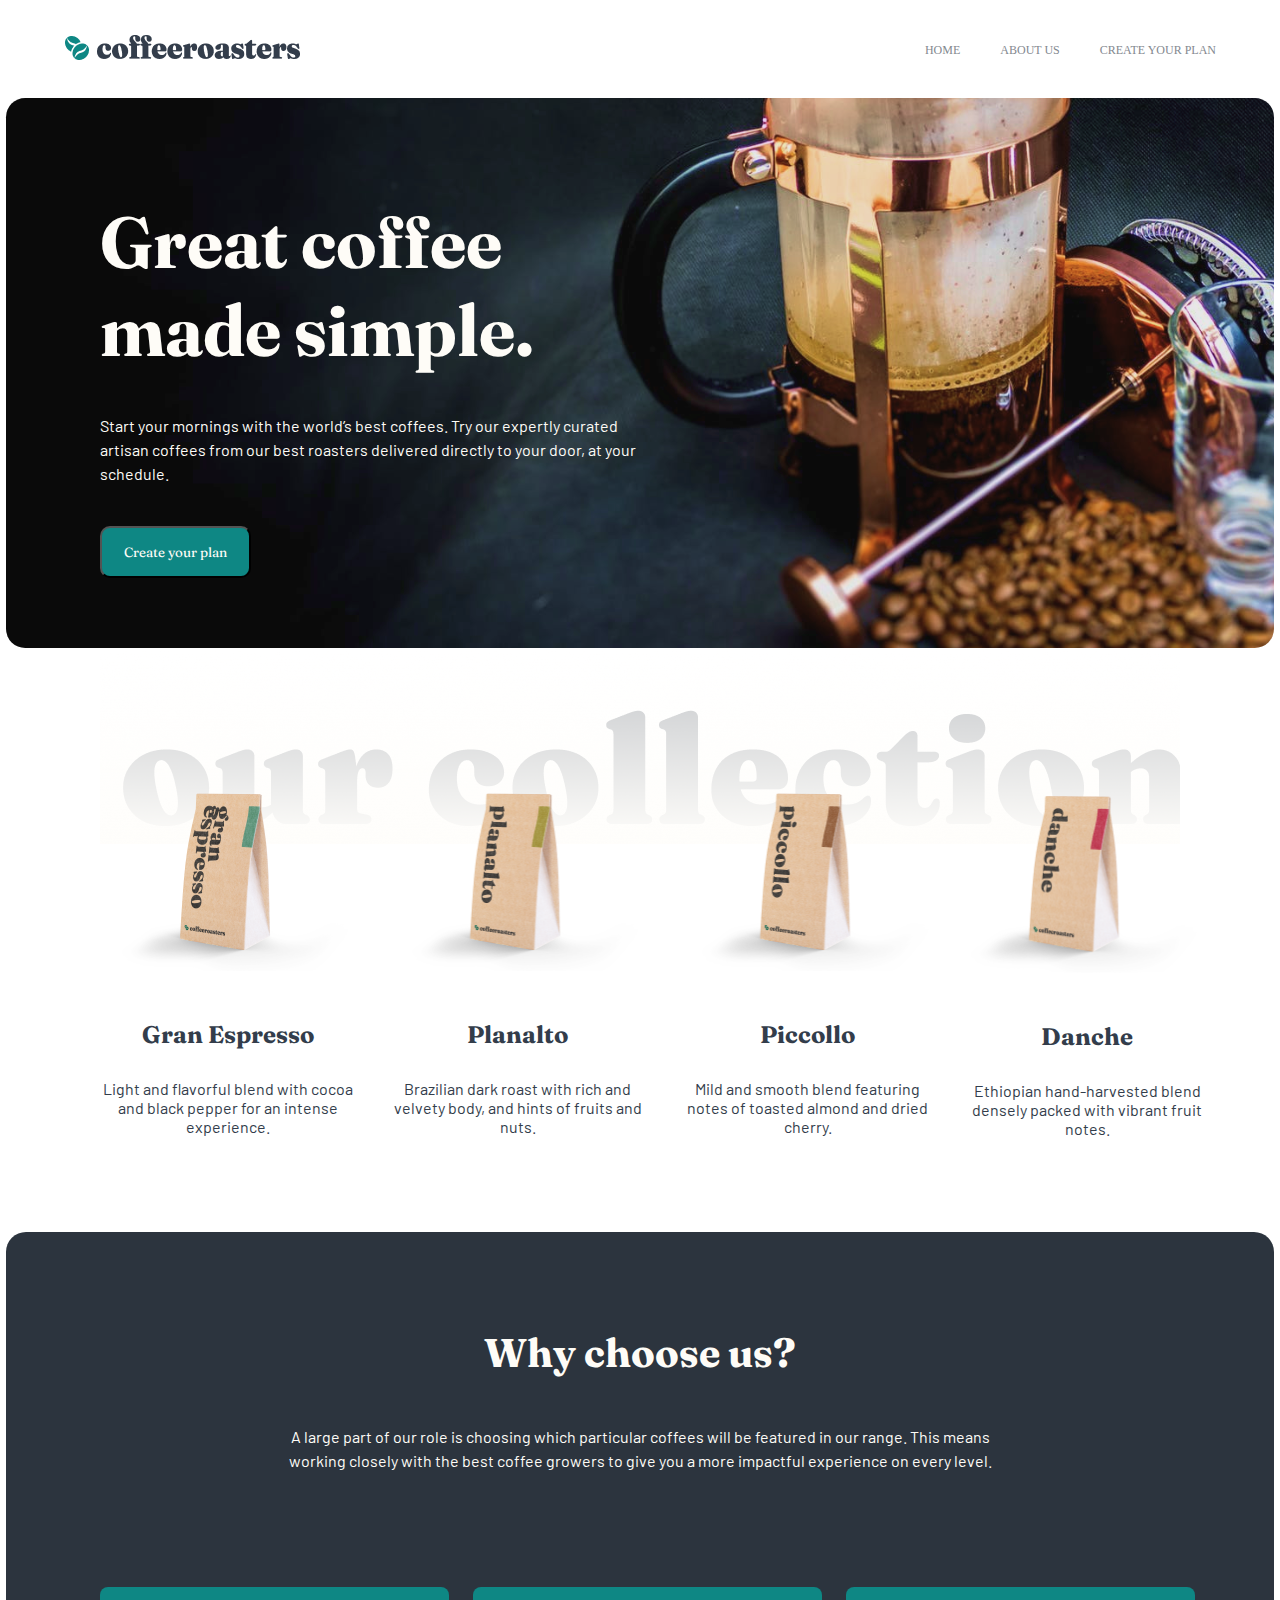
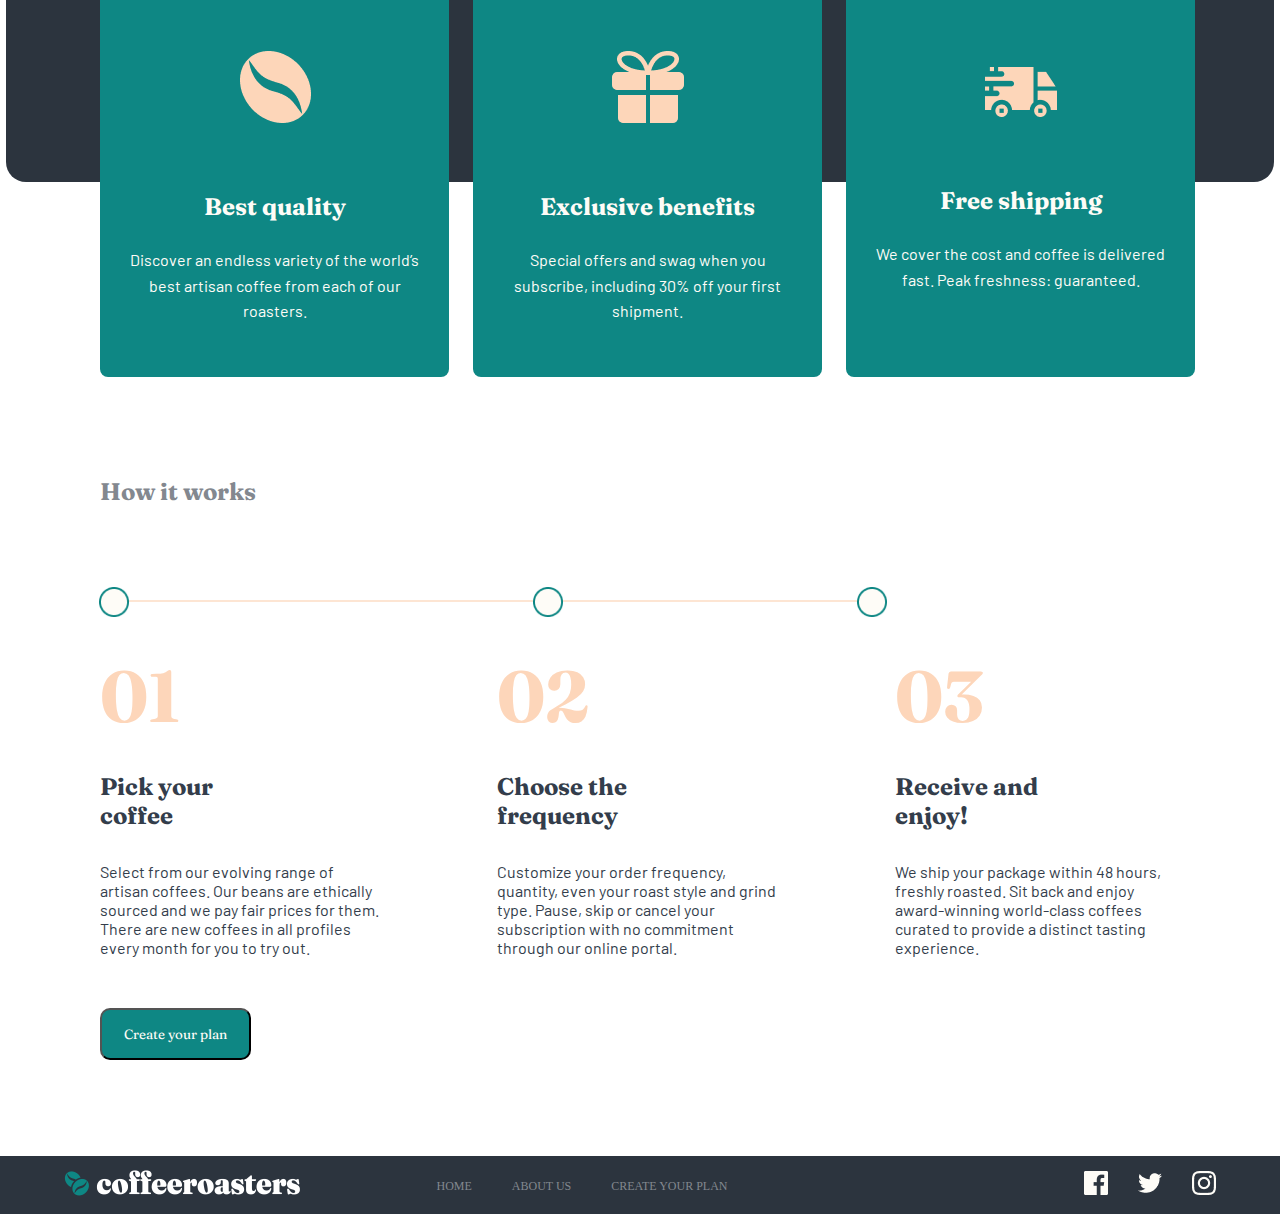
<file: index.html>
<!DOCTYPE html>
<html lang="en">

<head>
  <meta charset="UTF-8">
  <link rel="shortcut icon" href="./images/favicon-32x32.png">
  <meta http-equiv="X-UA-Compatible" content="IE=edge">
  <meta name="viewport" content="width=device-width, initial-scale=1.0">
  <link rel="stylesheet" href="./css/main.css">
  <title>Coffeeroasters</title>
</head>

<body>

  <header>
    <div class="container-1">
      <nav class="nav">
        <div class="nav__logo">
          <img src="./images/header__logo.png" alt="header-logo">
        </div>
        <ul class="nav__navigation__list">
          <li class="item">
            <a href="#">home</a>
          </li>
          <li class="item">
            <a href="about-us.html">about us</a>
          </li>
          <li class="item">
            <a href="create-your-plan.html">create your plan</a>
          </li>
        </ul>
      </nav>
    </div>
  </header>

  <!-- End of header -->
  <main>
    <section class="home--hero">
      <div class="container-2">
        <div class="home--hero--block">
          <h1 class="home--hero__heading">Great coffee made simple.</h1>
          <p class="home--hero__desc">Start your mornings with the world’s best coffees. Try our expertly curated
            artisan coffees from our best roasters delivered directly to your door, at your schedule.</p>
          <button class="all__btn">Create your plan</button>
        </div>
      </div>
    </section>

    <!-- End of home--hero section -->

    <section class="collections">
      <div class="container-2">
        <ul class="collection__list">
          <li class="collection__list__item">
            <img src="./images/item1-1.png" alt="">
            <h4 class="collection__list__item__heading">Gran Espresso</h4>
            <p class="collection__list__item__desc">Light and flavorful blend with cocoa and black pepper for an intense
              experience.</p>
          </li>
          <li class="collection__list__item">
            <img src="./images/item1-2.png" alt="">
            <h4 class="collection__list__item__heading">Planalto</h4>
            <p class="collection__list__item__desc">Brazilian dark roast with rich and velvety body, and hints of fruits
              and nuts.</p>
          </li>
          <li class="collection__list__item">
            <img src="./images/item1-3.png" alt="">
            <h4 class="collection__list__item__heading">Piccollo</h4>
            <p class="collection__list__item__desc">Mild and smooth blend featuring notes of toasted almond and dried
              cherry.</p>
          </li>
          <li class="collection__list__item">
            <img src="./images/item1-4.png" alt="">
            <h4 class="collection__list__item__heading">Danche</h4>
            <p class="collection__list__item__desc">Ethiopian hand-harvested blend densely packed with vibrant fruit
              notes.</p>
          </li>
        </ul>
      </div>
    </section>

    <!-- End of collection section -->

    <section class="choose">
      <div class="choose__content">
        <h2 class="choose__content__heading">Why choose us?</h2>
        <p class="choose__content__desc">A large part of our role is choosing which particular coffees will be featured
          in our range. This means working closely with the best coffee growers to give you a more impactful experience
          on every level.</p>
      </div>
      <div class="container-2">
        <div class="choose__list">
          <div class="choose__list__item">
            <div class="choose__list__item__img">
              <img src="./images/item2-1.png" alt="">
            </div>
            <h3 class="choose__list__item__heading">Best quality</h3>
            <p class="choose__list__item__desc">Discover an endless variety of the world’s best artisan coffee from each
              of our roasters.</p>
          </div>
          <div class="choose__list__item">
            <div class="choose__list__item__img">
              <img src="./images/item2-2.png" alt="">
            </div>
            <h3 class="choose__list__item__heading">Exclusive benefits</h3>
            <p class="choose__list__item__desc">Special offers and swag when you subscribe, including 30% off your first
              shipment.</p>
          </div>
          <div class="choose__list__item">
            <div class="choose__list__item__img">
              <img src="./images/item2-3.png" alt="">
            </div>
            <h3 class="choose__list__item__heading">Free shipping</h3>
            <p class="choose__list__item__desc">We cover the cost and coffee is delivered fast. Peak freshness:
              guaranteed.</p>
          </div>
        </div>
      </div>
    </section>

    <!-- End of choose section -->

    <section class="category">
      <div class="container-2">
        <h3 class="category--title__header">How it works</h3>
        <div class="category__line">
          <img class="category__line__img" src="./images/line.png" alt="">
          <img class="category__line__ring1" src="./images/ring.png" alt="">
          <img class="category__line__ring2" src="./images/ring.png" alt="">
          <img class="category__line__ring3" src="./images/ring.png" alt="">
        </div>
        <div class="category--content">
          <div class="category--content__item">
            <h1 class="category--content__item__h">01</h1>
            <h3 class="category--content__item__heading">Pick your coffee</h3>
            <p class="category--content__item__desc">Select from our evolving range of artisan coffees. Our beans are
              ethically sourced and we pay fair prices for them. There are new coffees in all profiles every month for
              you to try out.</p>
            <button class="all__btn">Create your plan</button>
          </div>
          <div class="category--content__item">
            <h1 class="category--content__item__h">02</h1>
            <h3 class="category--content__item__heading">Choose the frequency</h3>
            <p class="category--content__item__desc">Customize your order frequency, quantity, even your roast style and
              grind type. Pause, skip or cancel your subscription with no commitment through our online portal.</p>
          </div>
          <div class="category--content__item">
            <h1 class="category--content__item__h">03</h1>
            <h3 class="category--content__item__heading">Receive and enjoy!</h3>
            <p class="category--content__item__desc">We ship your package within 48 hours, freshly roasted. Sit back and
              enjoy award-winning world-class coffees curated to provide a distinct tasting experience.</p>
          </div>
        </div>
      </div>
    </section>
  </main>

  <!-- End of main -->

  <footer>
    <div class="container-1">
      <nav class="footer__nav">
        <div class="footer__nav__logo">
          <img src="./images/footer-logo.png" alt="">
        </div>
        <ul class="footer__nav__navigation__list">
          <li class="footer__nav__navigation__list__item">
            <a href="#">home</a>
          </li>
          <li class="footer__nav__navigation__list__item">
            <a href="about-us.html">about us</a>
          </li>
          <li class="footer__nav__navigation__list__item">
            <a href="create-your-plan.html">create your plan</a>
          </li>
        </ul>
        <ul class="footer__nav__navigation__icons__list">
          <li class="footer__nav__navigation__icons__list__item">
            <a href="#">
              <img src="./images/facebook-icon.png" alt="">
            </a>
          </li>
          <li class="footer__nav__navigation__icons__list__item">
            <a href="#">
              <img src="./images/twitter-icon.png" alt="">
            </a>
          </li>
          <li class="footer__nav__navigation__icons__list__item">
            <a href="#">
              <img src="./images/instagram-icon.png" alt="">
            </a>
          </li>
        </ul>
      </nav>
    </div>
  </footer>

</body>

</html>
</file>
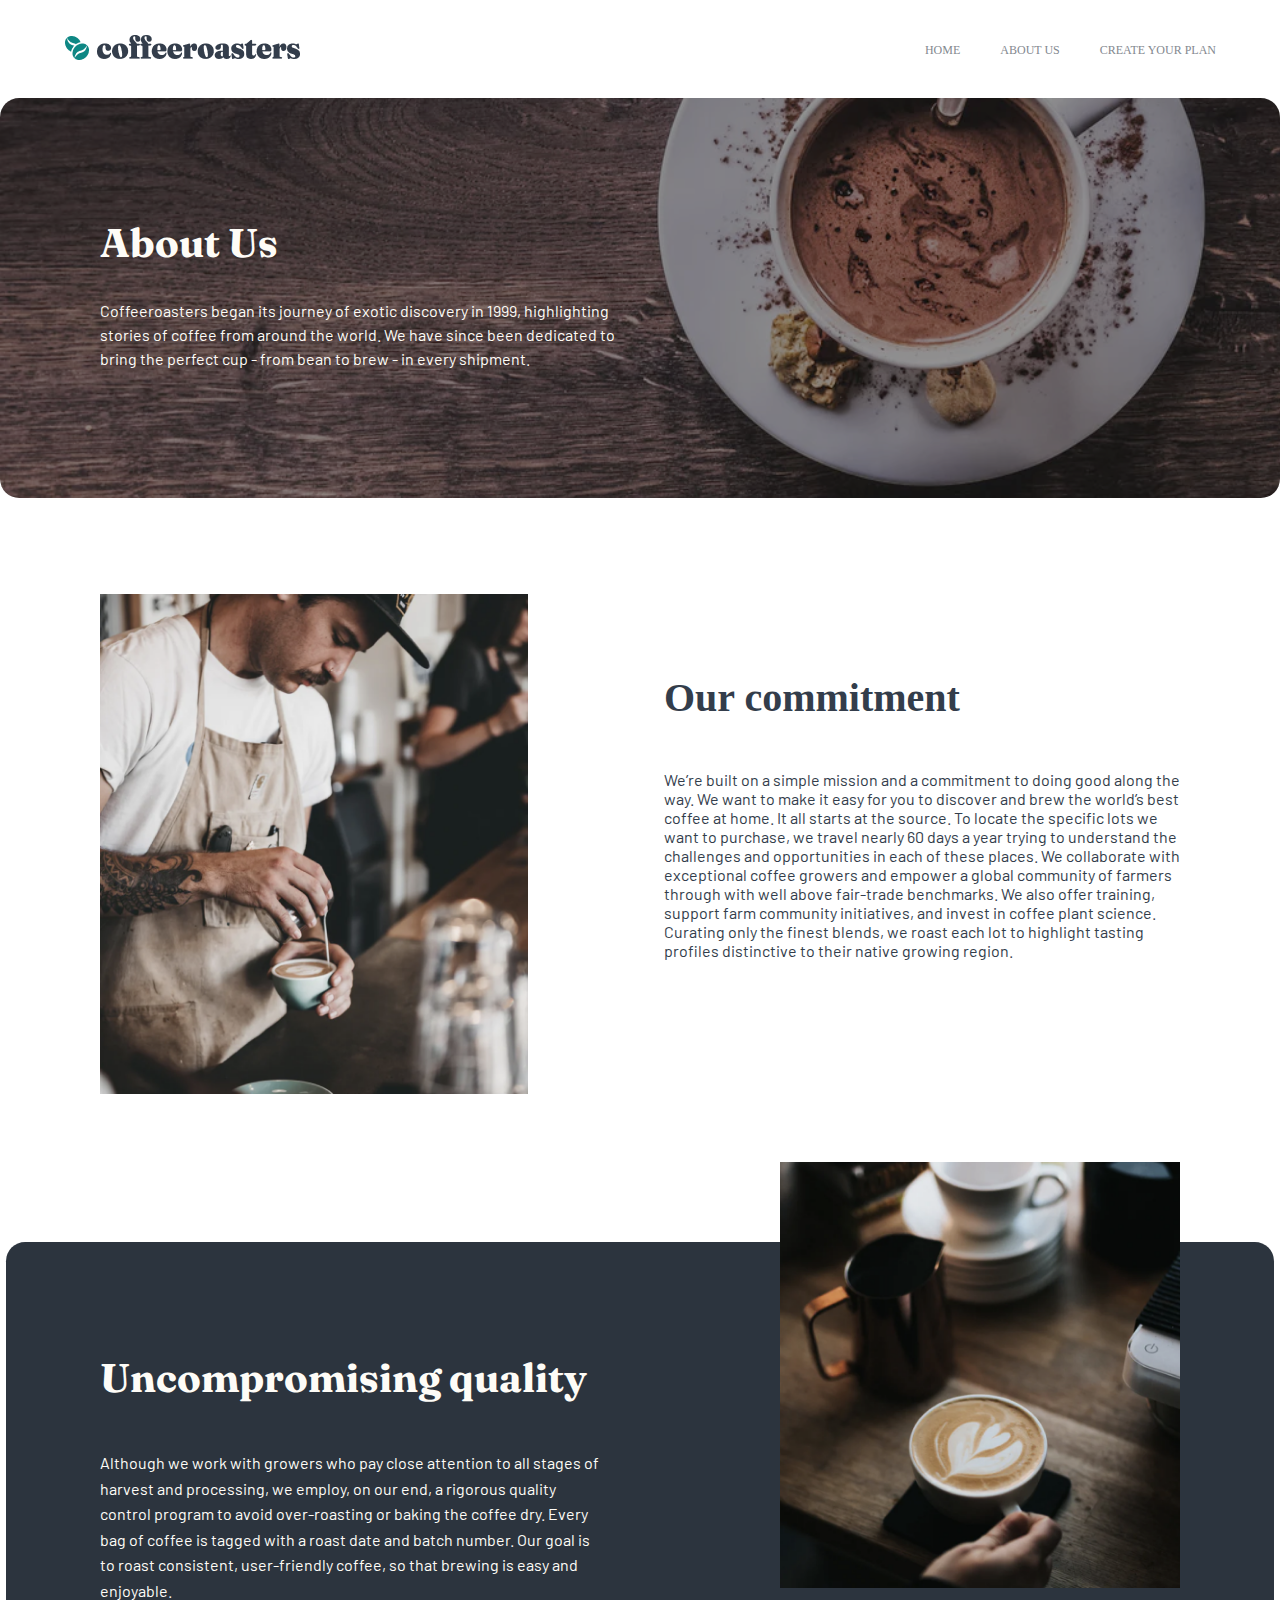
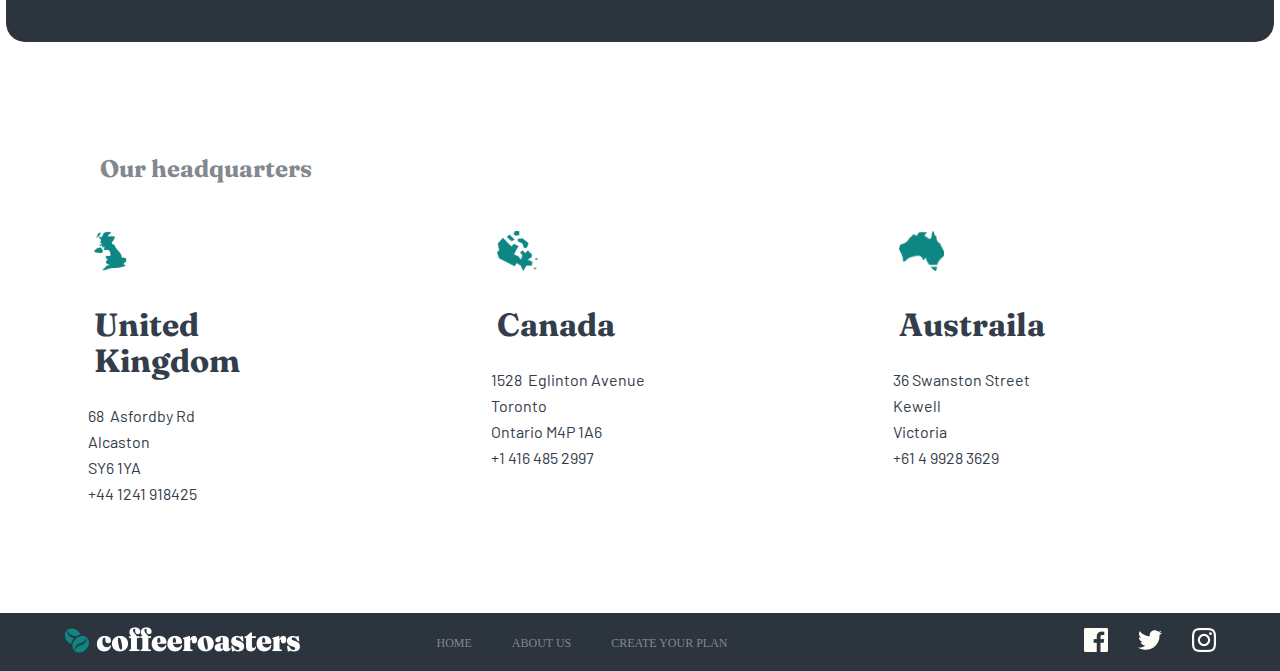
<file: about-us.html>
<!DOCTYPE html>
<html lang="en">

<head>
    <meta charset="UTF-8">
    <link rel="shortcut icon" href="./images/favicon-32x32.png">
    <meta http-equiv="X-UA-Compatible" content="IE=edge">
    <meta name="viewport" content="width=device-width, initial-scale=1.0">
    <link rel="stylesheet" href="./css/main.css">
    <title>Coffeeroasters</title>
</head>

<body>

    <header>
        <div class="container-1">
            <nav class="nav">
                <div class="nav__logo">
                    <img src="./images/header__logo.png" alt="header--logo">
                </div>
                <ul class="nav__navigation__list">
                    <li class="item">
                        <a href="index.html">home</a>
                    </li>
                    <li class="item">
                        <a href="#">about us</a>
                    </li>
                    <li class="item">
                        <a href="create-your-plan.html">create your plan</a>
                    </li>
                </ul>
            </nav>
        </div>
    </header>

    <!-- End of header -->

    <main>
        <section class="about-us--hero">
            <div class="container-2">
                <div class="about-us--hero__block">
                    <h2 class="about-us--hero__block__heading">About Us</h2>
                    <p class="about-us--hero__block__desc">Coffeeroasters began its journey of exotic discovery in 1999,
                        highlighting stories of coffee from around the world. We have since been dedicated to bring the
                        perfect cup - from bean to brew - in every shipment.</p>
                </div>
            </div>
        </section>

        <!-- End of about-us--hero section -->

        <section class="commitment">
            <div class="container-2">
                <div class="commitment__container">
                    <div class="commitment__container__content">
                        <div class="commitment__container__content__img">
                            <img src="./images/ab-us-our-com-img.png" alt="">
                        </div>
                        <div class="commitment__container__content__comment">
                            <h3 class="commitment__container__content__comment__header">Our commitment</h3>
                            <p class="commitment__container__content__comment__desc">We’re built on a simple mission and
                                a commitment to doing good along the way. We want to make it easy for you to discover
                                and brew the world’s best coffee at home. It all starts at the source. To locate the
                                specific lots we want to purchase, we travel nearly 60 days a year trying to understand
                                the challenges and opportunities in each of these places. We collaborate with
                                exceptional coffee growers and empower a global community of farmers through with well
                                above fair-trade benchmarks. We also offer training, support farm community initiatives,
                                and invest in coffee plant science. Curating only the finest blends, we roast each lot
                                to highlight tasting profiles distinctive to their native growing region.</p>
                        </div>
                    </div>
                </div>
            </div>
        </section>

        <!-- End of commitment section -->

        <section class="headquaters">
            <div class="container-2">
                <div class="headquaters__content">
                    <div class="headquaters__content__title">
                        <h3 class="headquaters__content__title__header">Uncompromising quality</h3>
                        <p class="headquaters__content__title__desc">Although we work with growers who pay close
                            attention to all stages of harvest and processing, we employ, on our end, a rigorous quality
                            control program to avoid over-roasting or baking the coffee dry. Every bag of coffee is
                            tagged with a roast date and batch number. Our goal is to roast consistent, user-friendly
                            coffee, so that brewing is easy and enjoyable.</p>
                    </div>
                    <div class="headquaters__content__img">
                        <img src="./images/about-main-img.png" alt="">
                    </div>
                </div>
            </div>
        </section>

        <!-- End of headquaters section -->

        <section class="addreses">
            <div class="container-2">
                <h3 class="addreses--title">Our headquarters</h3>
                <div class="adreses__content">
                    <div class="adreses__content__item">
                        <div class="adreses__content__item__logo">
                            <img src="./images/uk-map.png" alt="">
                        </div>
                        <h3 class="adreses__content__item__header">United Kingdom</h3>
                        <pre class="adreses__content__item__adres">
                            68  Asfordby Rd
                            Alcaston
                            SY6 1YA
                            +44 1241 918425
                        </pre>
                    </div>
                    <div class="adreses__content__item">
                        <div class="adreses__content__item__logo">
                            <img src="./images/canada-map.png" alt="">
                        </div>
                        <h3 class="adreses__content__item__header">Canada</h3>
                        <pre class="adreses__content__item__adres">
                            1528  Eglinton Avenue
                            Toronto
                            Ontario M4P 1A6
                            +1 416 485 2997
                        </pre>
                    </div>
                    <div class="adreses__content__item">
                        <div class="adreses__content__item__logo">
                            <img src="./images/austraila-map.png" alt="">
                        </div>
                        <h3 class="adreses__content__item__header">Austraila</h3>
                        <pre class="adreses__content__item__adres">
                            36 Swanston Street
                            Kewell
                            Victoria
                            +61 4 9928 3629
                        </pre>
                    </div>
                </div>
            </div>
        </section>

    </main>

    <footer>
        <div class="container-1">
            <nav class="footer__nav">
                <div class="footer__nav__logo">
                    <img src="./images/footer-logo.png" alt="">
                </div>
                <ul class="footer__nav__navigation__list">
                    <li class="footer__nav__navigation__list__item">
                        <a href="index.html">home</a>
                    </li>
                    <li class="footer__nav__navigation__list__item">
                        <a href="#">about us</a>
                    </li>
                    <li class="footer__nav__navigation__list__item">
                        <a href="create-your-plan.html">create your plan</a>
                    </li>
                </ul>
                <ul class="footer__nav__navigation__icons__list">
                    <li class="footer__nav__navigation__icons__list__item">
                        <a href="#">
                            <img src="./images/facebook-icon.png" alt="">
                        </a>
                    </li>
                    <li class="footer__nav__navigation__icons__list__item">
                        <a href="#">
                            <img src="./images/twitter-icon.png" alt="">
                        </a>
                    </li>
                    <li class="footer__nav__navigation__icons__list__item">
                        <a href="#">
                            <img src="./images/instagram-icon.png" alt="">
                        </a>
                    </li>
                </ul>
            </nav>
        </div>
    </footer>

</body>

</html>
</file>
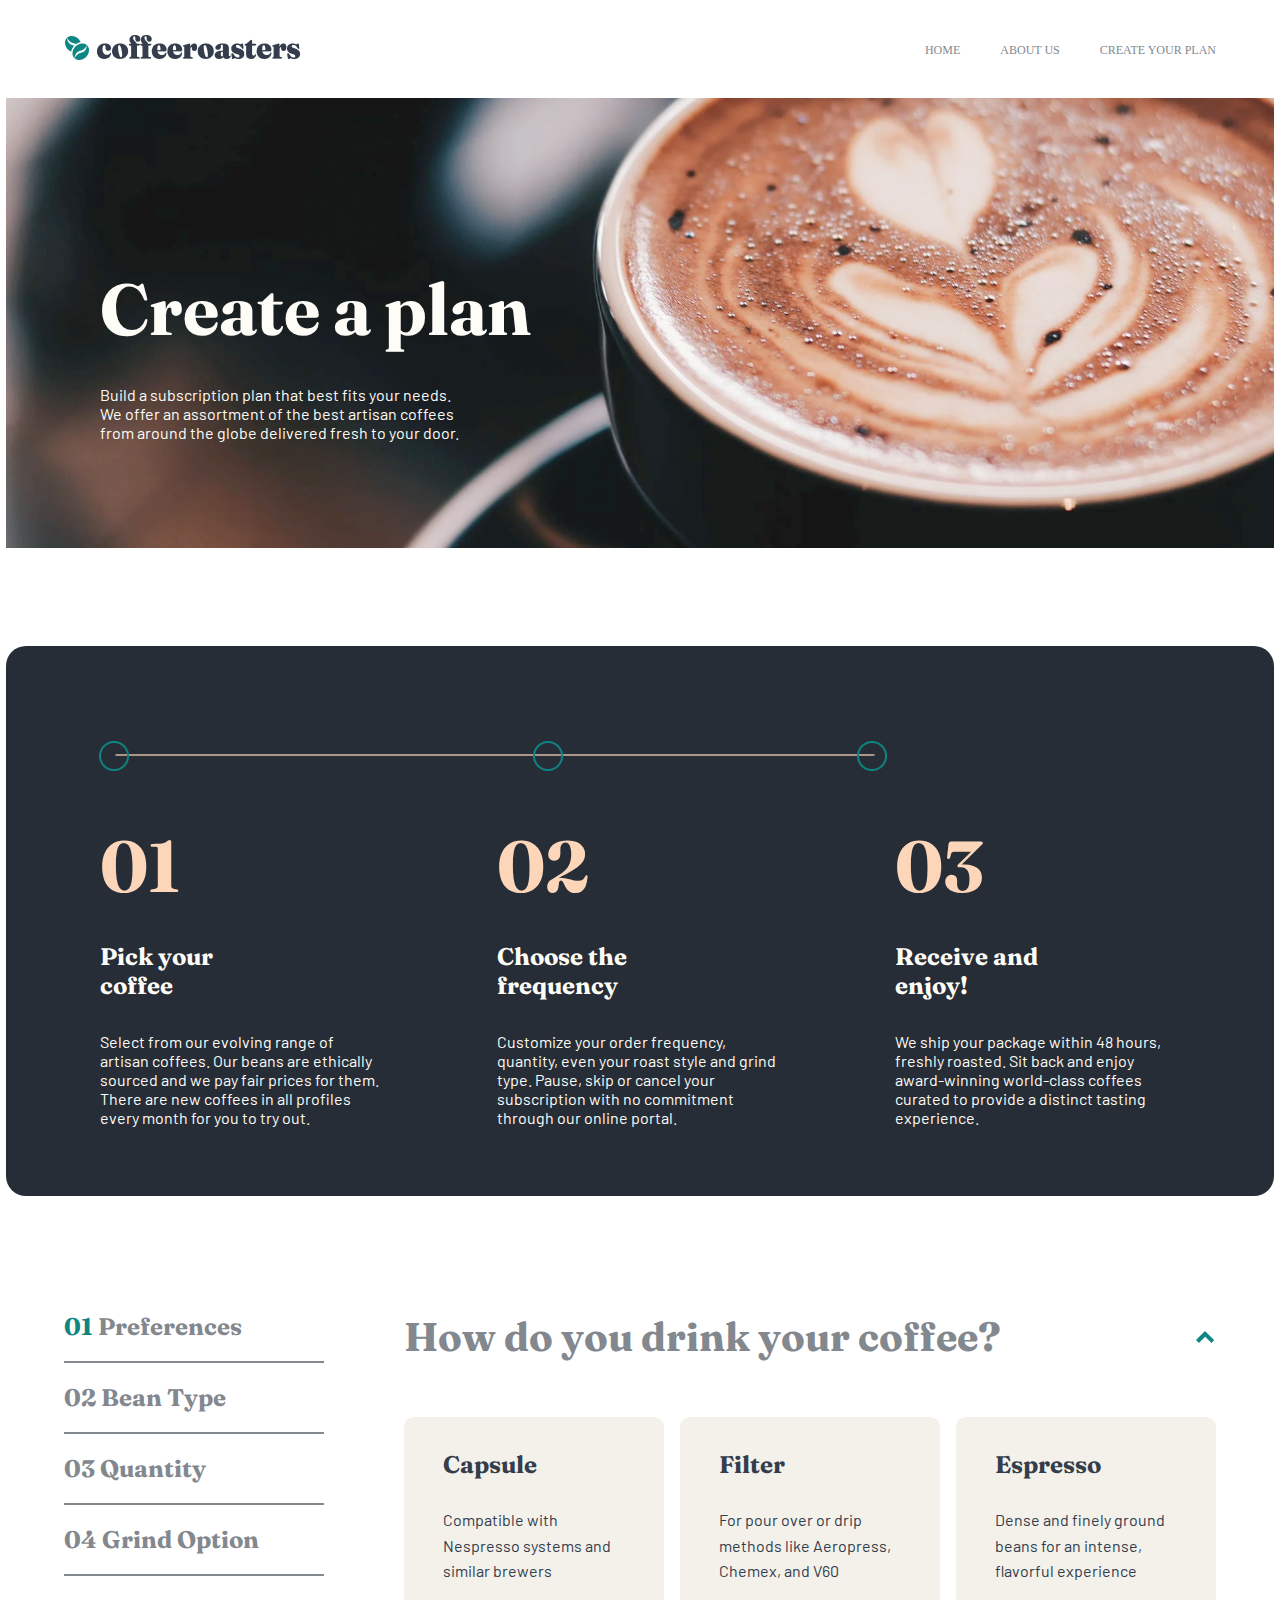
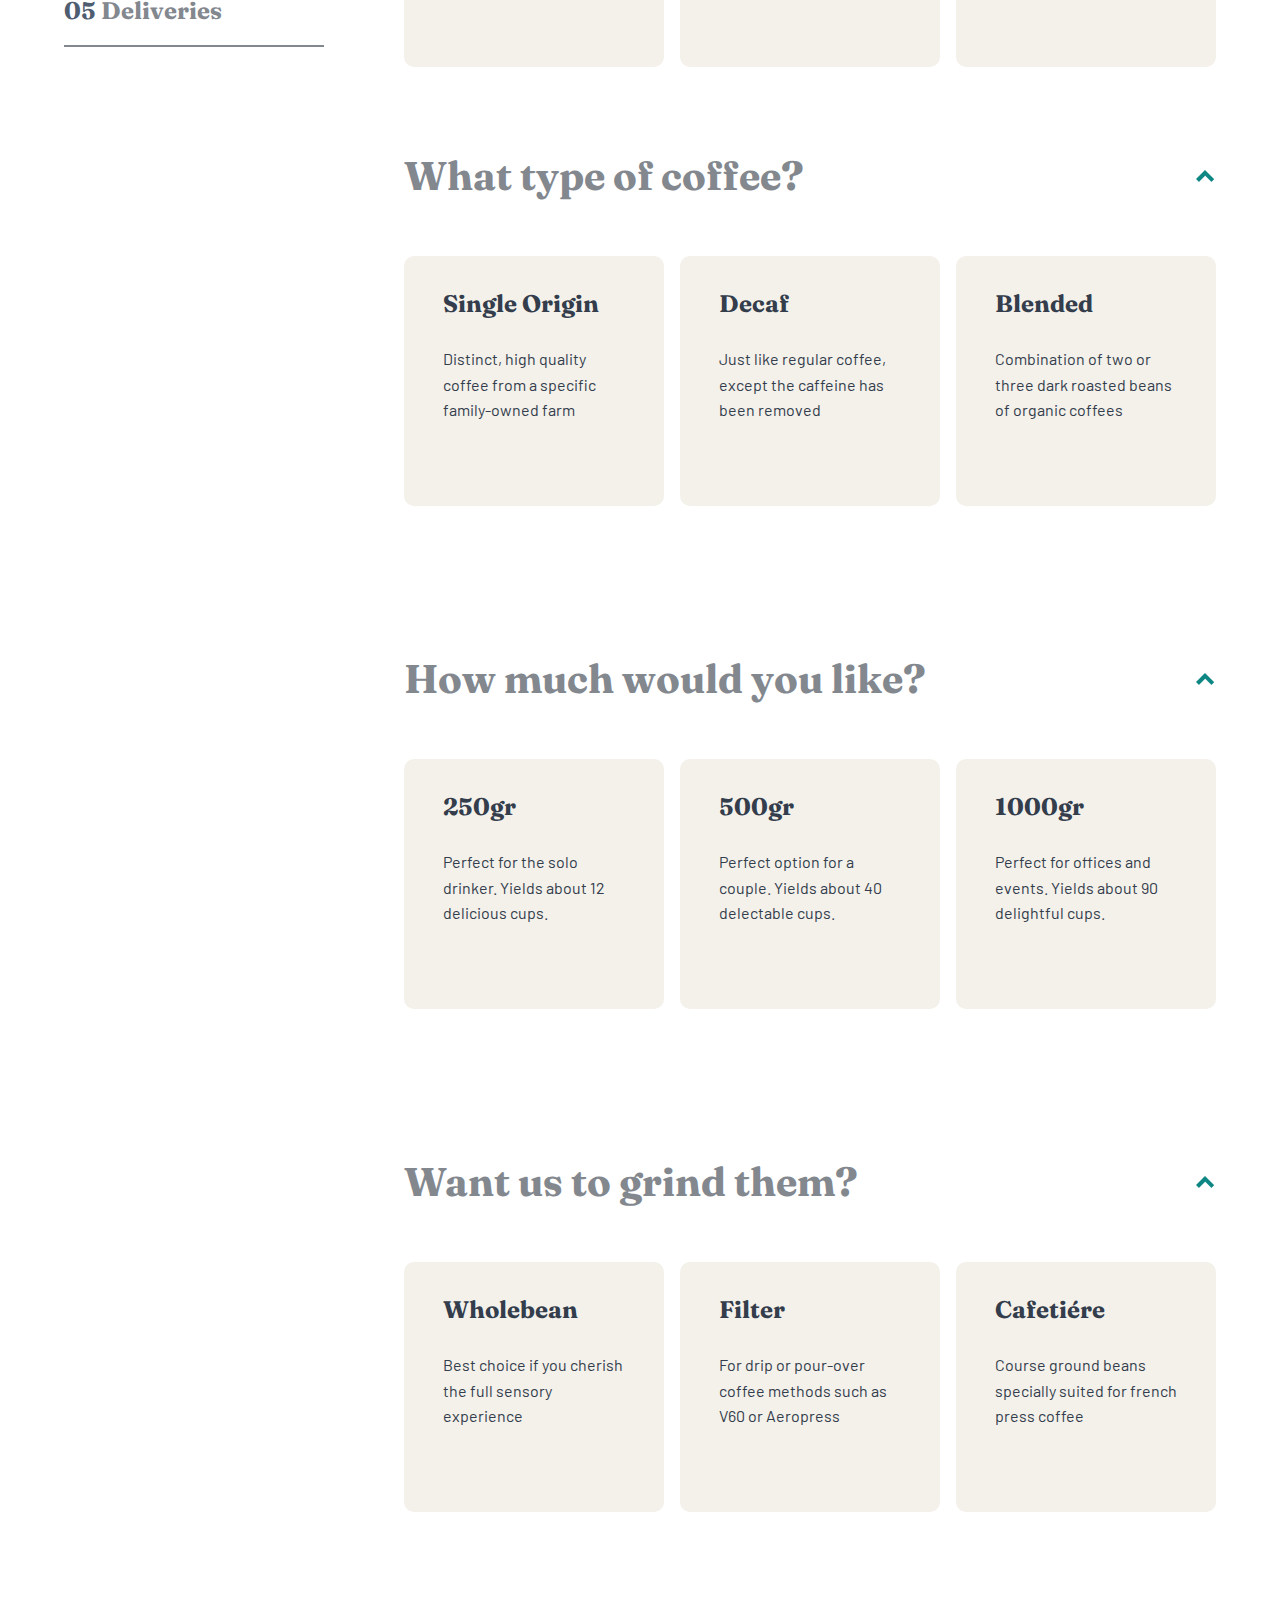
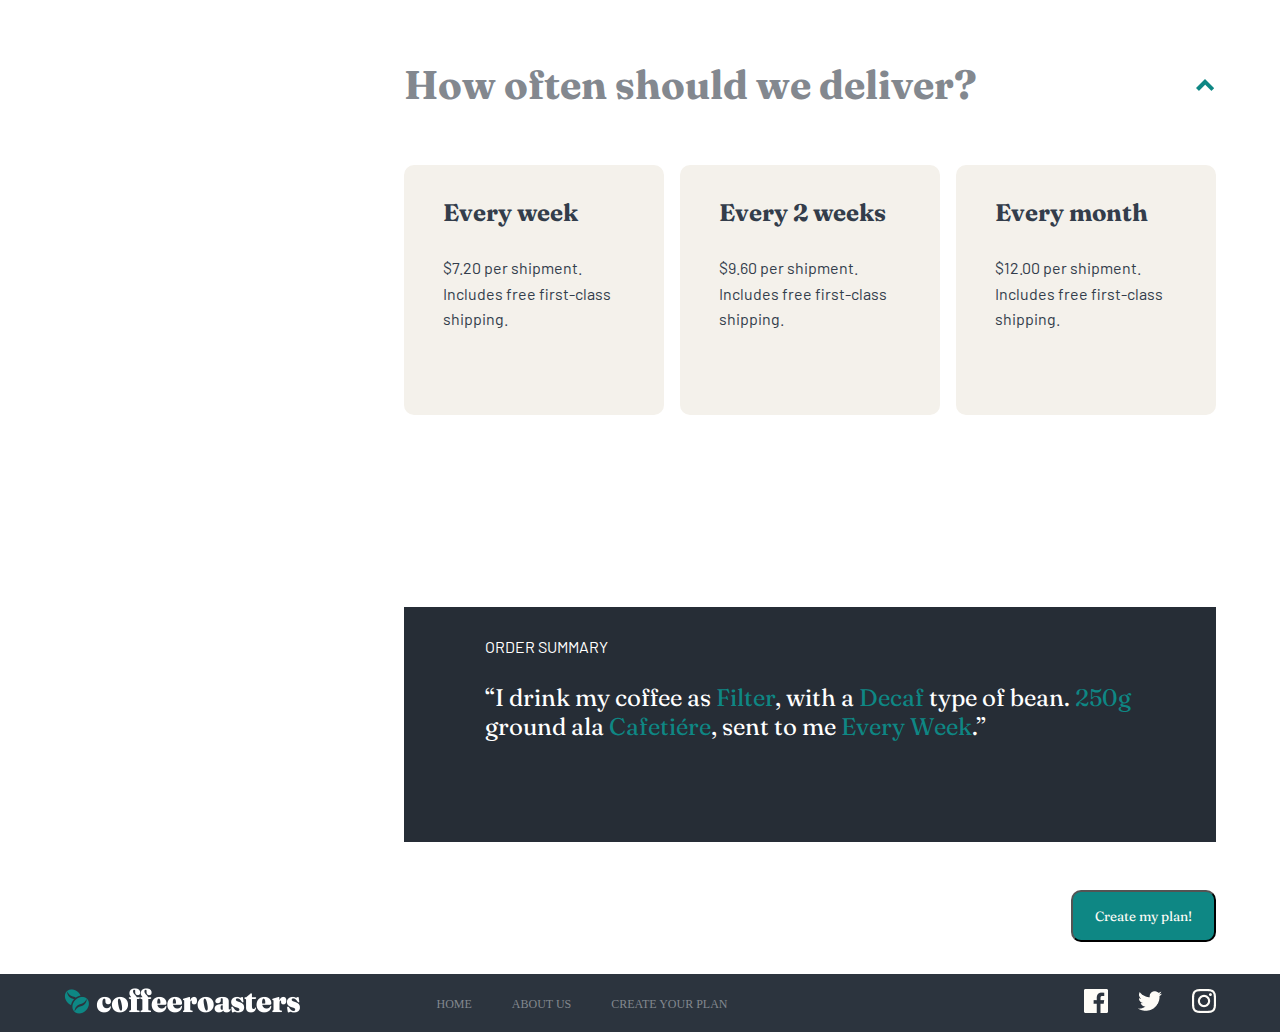
<file: create-your-plan.html>
<!DOCTYPE html>
<html lang="en">

<head>
    <meta charset="UTF-8">
    <link rel="shortcut icon" href="./images/favicon-32x32.png">
    <meta http-equiv="X-UA-Compatible" content="IE=edge">
    <meta name="viewport" content="width=device-width, initial-scale=1.0">
    <link rel="stylesheet" href="./css/main.css">
    <title>Coffeeroasters</title>
</head>

<body>

    <header>
        <div class="container-1">
            <nav class="nav">
                <div class="nav__logo">
                    <img src="./images/header__logo.png" alt="">
                </div>
                <ul class="nav__navigation__list">
                    <li class="item">
                        <a href="index.html">home</a>
                    </li>
                    <li class="item">
                        <a href="about-us.html">about us</a>
                    </li>
                    <li class="item">
                        <a href="#">create your plan</a>
                    </li>
                </ul>
            </nav>
        </div>
    </header>

    <!-- End of header -->

    <main>
        <section class="create--hero">
            <div class="container-2">
                <div class="create--hero__block">
                    <h2 class="create--hero__block__heading">Create a plan</h2>
                    <p class="create--hero__block__desc">Build a subscription plan that best fits your needs. We offer
                        an assortment of the best artisan coffees from around the globe delivered fresh to your door.
                    </p>
                </div>
            </div>
        </section>

        <!-- End of create--hero section -->

        <section class="category create--category">
            <div class="container-2">
                <div class="category__line">
                    <img class="category__line__img" src="./images/line.png" alt="">
                    <img class="category__line__ring1" src="./images/Oval.png" alt="">
                    <img class="category__line__ring2" src="./images/Oval.png" alt="">
                    <img class="category__line__ring3" src="./images/Oval.png" alt="">
                </div>
                <div class="category--content">
                    <div class="category--content__item">
                        <h1 class="category--content__item__h">01</h1>
                        <h3 class="category--content__item__heading create--category--content__item__heading">Pick your
                            coffee</h3>
                        <p class="category--content__item__desc create--category--content__item__desc">Select from our
                            evolving range of artisan coffees. Our beans are
                            ethically sourced and we pay fair prices for them. There are new coffees in all profiles
                            every month for
                            you to try out.</p>
                    </div>
                    <div class="category--content__item">
                        <h1 class="category--content__item__h">02</h1>
                        <h3 class="category--content__item__heading create--category--content__item__heading">Choose the
                            frequency</h3>
                        <p class="category--content__item__desc create--category--content__item__desc">Customize your
                            order frequency, quantity, even your roast style and
                            grind type. Pause, skip or cancel your subscription with no commitment through our online
                            portal.</p>
                    </div>
                    <div class="category--content__item">
                        <h1 class="category--content__item__h">03</h1>
                        <h3 class="category--content__item__heading create--category--content__item__heading">Receive
                            and enjoy!</h3>
                        <p class="category--content__item__desc create--category--content__item__desc">We ship your
                            package within 48 hours, freshly roasted. Sit back and
                            enjoy award-winning world-class coffees curated to provide a distinct tasting experience.
                        </p>
                    </div>
                </div>
            </div>
        </section>

        <!-- End of create--category section -->

        <section class="tablo">
            <div class="container-1">
                <div class="tablo--content">
                    <div class="tablo__left">
                        <div class="tablo__left__create--menu">
                            <a href="#item-1">
                                <h2><span class="color-n-1">01</span> Preferences</h2>
                            </a>
                            <a href="#item-2">
                                <h2>02 Bean Type</h2>
                            </a>
                            <a href="#item-3">
                                <h2>03 Quantity</h2>
                            </a>
                            <a href="#item-4">
                                <h2>04 Grind Option</h2>
                            </a>
                            <a href="#item-5">
                                <h2><span class="color-n-5">05</span> Deliveries</h2>
                            </a>
                        </div>
                    </div>
                    <div class="tablo--content__right">
                        <div class="tablo__right" id="item-1">
                            <div class="title-1">
                                <h1>How do you drink your coffee?</h1>
                                <div class="tablo-icon">
                                    <img src="./images/create-title-icon.png" alt="">
                                </div>
                            </div>
                            <div class="category i-1">
                                <label class="label-1">
                                    <input type="radio" name="items-1">
                                    <div class="item-c">
                                        <div class="container-2">
                                            <h3>Capsule</h3>
                                            <p>Compatible with Nespresso systems and similar brewers</p>
                                        </div>
                                    </div>
                                </label>
                                <label class="label-1">
                                    <input type="radio" name="items-1">
                                    <div class="item-c">
                                        <div class="container-2">
                                            <h3>Filter</h3>
                                            <p>For pour over or drip methods like Aeropress, Chemex, and V60</p>
                                        </div>
                                    </div>
                                </label>
                                <label class="label-1">
                                    <input type="radio" name="items-1">
                                    <div class="item-c">
                                        <div class="container-2">
                                            <h3>Espresso</h3>
                                            <p>Dense and finely ground beans for an intense, flavorful experience</p>
                                        </div>
                                    </div>
                                </label>
                            </div>
                        </div>
                        <div class="tablo__right" id="item-2">
                            <div class="title-2">
                                <h1>What type of coffee?</h1>
                                <div class="tablo-icon">
                                    <img src="./images/create-title-icon.png" alt="">
                                </div>
                            </div>
                            <div class="category i-2">
                                <label>
                                    <input type="radio" name="items-2">
                                    <div class="item-c">
                                        <div class="container-2">
                                            <h3>Single Origin</h3>
                                            <p>Distinct, high quality coffee from a specific family-owned farm</p>
                                        </div>
                                    </div>
                                </label>
                                <label>
                                    <input type="radio" name="items-2">
                                    <div class="item-c">
                                        <div class="container-2">
                                            <h3>Decaf</h3>
                                            <p>Just like regular coffee, except the caffeine has been removed</p>
                                        </div>
                                    </div>
                                </label>
                                <label>
                                    <input type="radio" name="items-2">
                                    <div class="item-c">
                                        <div class="container-2">
                                            <h3>Blended</h3>
                                            <p>Combination of two or three dark roasted beans of organic coffees</p>
                                        </div>
                                    </div>
                                </label>
                            </div>
                        </div>
                        <div class="tablo__right" id="item-3">
                            <div class="title-3">
                                <h1>How much would you like?</h1>
                                <div class="tablo-icon">
                                    <img src="./images/create-title-icon.png" alt="">
                                </div>
                            </div>
                            <div class="category i-3">
                                <label>
                                    <input type="radio" name="items-3">
                                    <div class="item-c">
                                        <div class="container-2">
                                            <h3>250gr</h3>
                                            <p>Perfect for the solo drinker. Yields about 12 delicious cups.</p>
                                        </div>
                                    </div>
                                </label>
                                <label>
                                    <input type="radio" name="items-3">
                                    <div class="item-c">
                                        <div class="container-2">
                                            <h3>500gr</h3>
                                            <p>Perfect option for a couple. Yields about 40 delectable cups.</p>
                                        </div>
                                    </div>
                                </label>
                                <label>
                                    <input type="radio" name="items-3">
                                    <div class="item-c">
                                        <div class="container-2">
                                            <h3>1000gr</h3>
                                            <p>Perfect for offices and events. Yields about 90 delightful cups.</p>
                                        </div>
                                    </div>
                                </label>
                            </div>
                        </div>
                        <div class="tablo__right" id="item-4">
                            <div class="title-4">
                                <h1>Want us to grind them?</h1>
                                <div class="tablo-icon">
                                    <img src="./images/create-title-icon.png" alt="">
                                </div>
                            </div>
                            <div class="category i-4">
                                <label>
                                    <input type="radio" name="items-4">
                                    <div class="item-c">
                                        <div class="container-2">
                                            <h3>Wholebean</h3>
                                            <p>Best choice if you cherish the full sensory experience</p>
                                        </div>
                                    </div>
                                </label>
                                <label>
                                    <input type="radio" name="items-4">
                                    <div class="item-c">
                                        <div class="container-2">
                                            <h3>Filter</h3>
                                            <p>For drip or pour-over coffee methods such as V60 or Aeropress</p>
                                        </div>
                                    </div>
                                </label>
                                <label>
                                    <input type="radio" name="items-4">
                                    <div class="item-c">
                                        <div class="container-2">
                                            <h3>Cafetiére</h3>
                                            <p>Course ground beans specially suited for french press coffee</p>
                                        </div>
                                    </div>
                                </label>
                            </div>
                        </div>
                        <div class="tablo__right" id="item-5">
                            <div class="title-5">
                                <h1>How often should we deliver?</h1>
                                <div class="tablo-icon">
                                    <img src="./images/create-title-icon.png" alt="">
                                </div>
                            </div>
                            <div class="category i-5">
                                <label>
                                    <input type="radio" name="items-5">
                                    <div class="item-c">
                                        <div class="container-2">
                                            <h3>Every week</h3>
                                            <p>$7.20 per shipment. Includes free first-class shipping.</p>
                                        </div>
                                    </div>
                                </label>
                                <label>
                                    <input type="radio" name="items-5">
                                    <div class="item-c">
                                        <div class="container-2">
                                            <h3>Every 2 weeks</h3>
                                            <p>$9.60 per shipment. Includes free first-class shipping.</p>
                                        </div>
                                    </div>
                                </label>
                                <label>
                                    <input type="radio" name="items-5">
                                    <div class="item-c">
                                        <div class="container-2">
                                            <h3>Every month</h3>
                                            <p>$12.00 per shipment. Includes free first-class shipping.</p>
                                        </div>
                                    </div>
                                </label>
                            </div>
                        </div>
                        <div class="tablo-bg">
                            <div class="container-3">
                                <p>Order Summary</p>
                                <q>I drink my coffee as <span>Filter</span>, with a <span>Decaf</span> type of bean.
                                    <span>250g</span> ground ala <span>Cafetiére</span>, sent to me <span>Every
                                        Week</span>.</q>
                            </div>
                        </div>
                        <div class="btn-tablo">
                            <button class="all__btn">Create my plan!</button>
                        </div>
                    </div>
                </div>
            </div>
        </section>
    </main>

    <footer>
        <div class="container-1">
            <nav class="footer__nav">
                <div class="footer__nav__logo">
                    <img src="./images/footer-logo.png" alt="">
                </div>
                <ul class="footer__nav__navigation__list">
                    <li class="footer__nav__navigation__list__item">
                        <a href="index.html">home</a>
                    </li>
                    <li class="footer__nav__navigation__list__item">
                        <a href="about-us.html">about us</a>
                    </li>
                    <li class="footer__nav__navigation__list__item">
                        <a href="#">create your plan</a>
                    </li>
                </ul>
                <ul class="footer__nav__navigation__icons__list">
                    <li class="footer__nav__navigation__icons__list__item">
                        <a href="#">
                            <img src="./images/facebook-icon.png" alt="">
                        </a>
                    </li>
                    <li class="footer__nav__navigation__icons__list__item">
                        <a href="#">
                            <img src="./images/twitter-icon.png" alt="">
                        </a>
                    </li>
                    <li class="footer__nav__navigation__icons__list__item">
                        <a href="#">
                            <img src="./images/instagram-icon.png" alt="">
                        </a>
                    </li>
                </ul>
            </nav>
        </div>
    </footer>

</body>

</html>
</file>
<file: css/main.css>
@import url('https://fonts.googleapis.com/css2?family=Barlow:wght@400;500;700;900&family=Fraunces:wght@400;500;700;900&family=Quicksand:wght@400;500;700&display=swap');

:root {
    --Quicksand: 'Quicksand', sans-serif;
    --Barlow: 'Barlow', sans-serif;
    --Fraunces: 'Fraunces', serif;
}

* {
  margin: 0;
  padding: 0;
  box-sizing: border-box;
  scroll-behavior: smooth;
}
.container-1 {
  width: 90%;
  margin: auto;
}
.container-2 {
  width: 1080px;
  margin: 0 auto;
}
.header {
  width: 100%;
}
.nav {
  display: flex;
  justify-content: space-between;
}
.nav__logo {
  margin: auto 0;
}
.nav__navigation__list {
  display: flex;
  padding: 40px 0;
}
.nav .item {
  list-style: none;
}
.nav .item a {
  position: relative;
  text-decoration: none;
  text-transform: uppercase;
  color: #83888F;
  font-size: 0.75rem;
  padding-left: 40px;
}
.nav .item a:hover {
  color: #333D4B;
}

/* End of header section */

.home--hero {
  position: relative;
  background: url(../images/home--hero_background.svg);
  background-position: center;
  background-repeat: no-repeat;
  width: 1268px;
  height: 550px;
  border-radius: 1.2rem;
  margin: 0rem auto;
}
.home--hero--block {
  width: 50%;
  padding-top: 100px;
}
.home--hero__heading {
  font-size: 4.5rem;
  font-family: var(--Fraunces);
  color: #FEFCF7;
  padding-bottom: 40px;
}
.home--hero__desc {
  font-family: var(--Barlow);
  font-size: 1rem;
  color: #FEFCF7;
  line-height: 1.5rem;
  padding-bottom: 40px;
}
.all__btn {
  padding: 16px 22px;
  background-color: #0E8784;
  color: #FEFCF7;
  border-radius: 10px;
  cursor: pointer;
  font-family: var(--Fraunces);
}
.all__btn:hover {
  background-color: #66D2CF;
}

/* End of home--hero section */

.collection__list {
  background: url(/images/items-banner.png);
  width: 100%;
  background-repeat: no-repeat;
  display: flex;
  margin-bottom: 6rem;
}
.collection__list__item {
  list-style: none;
  padding-top: 130px;
  text-align: center;
}
.collection__list__item + .collection__list__item {
  padding-left: 35px;
}
.collection__list__item img {
  width: 255px;
  height: 193px;
  margin-bottom: 45px;
}
.collection__list__item:nth-child(4) {
  position: relative;
  top: 18px;
}
.collection__list__item:nth-child(4) img {
  width: 234px;
  height: 177px;
}
.collection__list__item__heading {
  font-size: 1.5rem;
  font-family: var(--Fraunces);
  color: #333D4B;
  padding-bottom: 30px;
}
.collection__list__item__desc {
  font-size: 1rem;
  font-family: var(--Barlow);
  color: #333D4B;
}

/* End of collection section */

.choose__content {
  width: 1268px;
  margin: 0 auto;
  background-color: #2C343E;
  height: 550px;
  border-radius: 20px;
  text-align: center
}
.choose__content__heading {
  font-size: 2.5rem;
  font-family: var(--Fraunces);
  color: #FEFCF7;
  padding-top: 6rem;
}
.choose__content__desc {
  font-size: 1rem;
  line-height: 1.5rem;
  font-family: var(--Barlow);
  color: #FEFCF7;
  padding: 3rem 16rem; 
}

.choose__list{
  position: relative;
  width: 100%;
  margin: 0 auto;
  display: grid;
  grid-template-columns: repeat(3, 1fr);
  gap: 1.5rem;
}
.choose__list__item {
  position: relative;
  background-color: #0E8784;
  width: 349px;
  height: 390px;
  border-radius: 0.5rem;
  top: -50%;
  justify-content: center;
} 
.choose__list__item__img {
  width: 72px;
  margin: 4rem auto;
}
.choose__list__item:nth-child(3) img, .choose__list__item:nth-child(3) h3, .choose__list__item:nth-child(3) p {
  position: relative;
  top: 1rem;
}
.choose__list__item__heading {
  color: #FEFCF7;
  font-family: var(--Fraunces);
  font-size: 1.5rem;
  line-height: 2rem;
  text-align: center;
  padding-bottom: 1.5rem;
}
.choose__list__item__desc {
  color: #FEFCF7;
  font-family: var(--Barlow);
  font-size: 1rem;
  line-height: 1.6rem;
  text-align: center;
  box-sizing: border-box;
  padding-left: 20px;
  padding-right: 20px;
}

/* End of choose section */

.category {
  position: relative;
  top: -6rem;
}
.category--title__header {
  font-family: var(--Fraunces);
  font-size: 1.5rem;
  color: #83888F;
  line-height: 2rem;
  margin-bottom: 4rem;
}
.category__line {
  position: absolute;
}
.category__line__img {
  position: relative;
  width: 760px;
  height: 2px;
  left: 15px;
}
.category__line__ring1, .category__line__ring2, .category__line__ring3 {
  position: relative;
  width: 30px;
  height: 30px;
}
.category__line__ring1 {
  top: 15px;
  left: -765px;
}
.category__line__ring2 {
  top: 15px;
  left: -365px;
}
.category__line__ring3 {
  top: 15px;
  left: -75px;
}
.category--content {
  position: relative;
  width: 100%;
  margin: 0 auto;
  display: grid;
  grid-template-columns: repeat(3, 1fr);
  gap: 7rem;
}
.category--content__item__h {
  color: #FDD6BA;
  font-size: 4.5rem;
  font-family: var(--Fraunces);
  margin-top: 5rem;
}
.category--content__item__heading {
  color: #333D4B;
  font-family: var(--Fraunces);
  font-size: 1.5rem;
  box-sizing: border-box;
  max-width: 150px;
  margin-top: 2rem;
}
.category--content__item__desc {
  color: #333D4B;
  font-family: var(--Barlow);
  font-size: 1rem;
  margin-top: 2rem;
  padding-bottom: 3.2rem
}

/* End of main */

footer {
  background: #2C343E;
}
.footer__nav {
  display: flex;
  justify-content: space-between;
}
.footer__nav__logo img{
  width: 236px;
  height: 26px;
  margin-top: 14px;
}
.footer__nav__navigation__list {
  position: relative;
  display: flex;
  padding: 20px 0;
  left: -130px;
}
.footer__nav__navigation__list__item {
  list-style: none;
}
.footer__nav__navigation__list__item a {
  position: relative;
  text-decoration: none;
  text-transform: uppercase;
  color: #83888F;
  font-size: 0.75rem;
  padding-left: 40px;
}
.footer__nav__navigation__list__item a:hover {
  color: #FEFCF7;
}
.footer__nav__navigation__icons__list {
  display: flex;
  padding: 15px 0;  
}
.footer__nav__navigation__icons__list__item {
  list-style: none;
  justify-content: center;
  align-items: center;
}
.footer__nav__navigation__icons__list__item:nth-child(2) {
  position: relative;
  top: 2px;
}
.footer__nav__navigation__icons__list__item + .footer__nav__navigation__icons__list__item {
  padding-left: 30px;
}

/* End of home page styling */

.about-us--hero {
  background: url(../images/about-us--hero.svg);
  background-position: center;
  background-repeat: no-repeat;
  width: 1280px;
  height: 400px;
  border-radius: 1.2rem;
  margin: 0rem auto;
}
.about-us--hero__block {
  width: 48%;
  color: #FEFCF7;
  padding: 120px 0;
}
.about-us--hero__block__heading {
  font-family: var(--Fraunces);
  font-size: 2.5rem;
  padding-bottom: 2rem;
}
.about-us--hero__block__desc {
  font-size: 1rem;
  font-family: var(--Barlow);
  line-height: 1.5rem;
}

/* End of about-us--hero */

.commitment {
  padding-top: 6rem;
}
.commitment__container__content {
  position: relative;
  width: 100%;
  margin: 0 auto;
  display: grid;
  grid-template-columns: repeat(2, 1fr);
  gap: 3rem;
}
.commitment__container__content__img img {
  height: 500px;
  width: auto;
}
.commitment__container__content__comment__header {
  color: #333D4B;
  font-size: var(--Fraunces);
  font-size: 2.5rem;
  line-height: 3rem;
  padding-top: 5rem;
}
.commitment__container__content__comment__desc {
  color: #333D4B;
  font-family: var(--Barlow);
  font-size: 1rem;
  padding-top: 3rem;
}

/* End of commitment section */

.headquaters {
  width: 1268px;
  margin: 0 auto;
  height: 400px;
  background-color: #2C343E;
  border-radius: 1.2rem;
  margin-top: 9rem;
}
.headquaters__content {
  position: relative;
  margin: 0 auto;
  display: grid;
  grid-template-columns: repeat(2, 1fr);
  gap: 5rem;
}
.headquaters__content__img img {
  position: relative;
  width: 400px;
  top: -80px;
  left: 100px;
}
.headquaters__content__title__header {
  color: #FEFCF7;
  font-family: var(--Fraunces);
  font-size: 2.5rem;
  line-height: 3rem;
  padding-top: 7rem;
}
.headquaters__content__title__desc {
  color: #FEFCF7;
  font-family: var(--Barlow);
  font-size: 1rem;
  line-height: 1.6rem;
  padding-top: 3rem;
}

/* End of headquaters section */

.addreses {
  margin-top: 7rem;
  margin-bottom: 5rem;
}
.adreses__content {
  display: grid;
  grid-template-columns: repeat(3, 1fr);
  gap: 8rem;
}
.adreses__content__item {
  position: relative;
  left: -38px;
}
.adreses__content__item__logo img {
  position: relative;
  height: 40px;
  width: auto;
  margin-top: 3rem;
  margin-left: 2rem;
}
.addreses--title {
  color: #83888F;
  font-family: var(--Fraunces);
  font-size: 1.5rem;
}
.adreses__content__item__header {
  color: #333D4B;
  font-family: var(--Fraunces);
  font-size: 2rem;
  line-height: 2.25rem;
  margin-left: 2rem;
  margin-top: 2rem;
}
.adreses__content__item__adres {
  position: relative;
  color: #333D4B;
  font-family: var(--Barlow);
  font-size: 1rem;
  line-height: 1.625;
  left: -58px;
  margin-top: 1.5rem;
}

/* End of About-us page styling */

.create--hero {
  position: relative;
  background: url(../images/create-page-banner.svg);
  background-position: center;
  background-repeat: no-repeat;
  width: 1268px;
  height: 500px;
  border-radius: 1.2rem;
  margin: 0 auto;
  top: -25px;
}
.create--hero__block {
  position: relative;
  width: 45%;
  float: left;
  /* left: 4rem; */
}
.create--hero__block__heading {
  color: #FEFCF7;
  font-family: var(--Fraunces);
  font-size: 4.5rem;
  padding-top: 12rem;
}
.create--hero__block__desc {
  color: #FEFCF7;
  font-family: var(--Barlow);
  max-width: 75%;
  font-size: 1rem;
  padding-top: 2rem;
}

/* End of create--hero section */

.create--category {
  position: relative;
  background-color: #262d36;
  width: 1268px;
  height: 550px;
  border-radius: 20px;
  margin: 0 auto;
  margin-top: 9rem;
}
.create--category .category__line {
  margin-top: 5rem;
}
.create--category .category--content {
  top: 6rem;
}
.create--category--content__item__heading, .create--category--content__item__desc {
  color: #FEFCF7;
}

/* End of create--category section */

.tablo {
  width: 100%;
}
.tablo--content {
  width: 100%;
  display: grid;
  grid-template-columns: 1fr 3fr;
  gap: 5rem;
}
.tablo__left__create--menu {
  position: relative;
}
.tablo__left__create--menu a {
  text-decoration: none;
}
.tablo__left__create--menu h2{
  position: relative;
  color: #83888F;
  font-family: var(--Fraunces);
  font-size: 1.5rem;
  padding-top: 20px;
  padding-bottom: 20px;
  border-bottom: 2px solid #83888F;
}
.color-n-1 {
  color: #0E8784;
}
.color-n-5 {
  color: #4f5d70;
}
.tablo__left__create--menu h2:nth-child(5) {
  color: #333D4B;
}
.tablo__right {
  width: 100%;
  margin-bottom: 2rem;
}
.tablo__right .title-1, .tablo__right .title-2, .tablo__right .title-3, .tablo__right .title-4, .tablo__right .title-5 {
  padding-top: 20px;
}
.tablo__right .title-1 h1, .tablo__right .title-2 h1, .tablo__right .title-3 h1, .tablo__right .title-4 h1, .tablo__right .title-5 h1{
  display: inline-block;
  position: relative;
  color: #83888F;
  font-family: var(--Fraunces);
  font-size: 2.5rem;
  margin-bottom: 40px;
}

.tablo__right .tablo-icon {
  position: relative;
  display: inline-block;
  width: 20px;
  height: 20px;
  float: right;
  top: 17px;
}
.tablo .category {
  display: grid;
  grid-template-columns: repeat(3, 1fr);
  gap: 1rem;
  transition: all 1s ease;
}
.tablo .container-2 {
  width: 70%;
  margin: 0 auto;
}
.title-1, .title-2, .title-3, .title-4, .title-5 {
  margin-bottom: 7rem;
}
.tablo__right + .tablo__right {
  position: relative;
  top: -4rem;
}
.tablo .category .item-c {
  color: #333D4B;
  background-color: #F4F1EB;
  height: 250px;
  width: 260px;
  border-radius: 10px;
  cursor: pointer;
  transition: all .5s ease;
}
.tablo .category .item-c:hover {
  position: relative;
  padding: 15px;
  background-color: #FDD6BA;
}
.tablo .category input[type="radio"] {
  display: none;
}
.tablo .category input:checked + .item-c {
  background-color: #0E8784;
  color: #fff;
}
.tablo .category .item-c h3, .tablo .category .item-g h3{
  padding-top: 33px;
  padding-bottom: 28px;
  font-family: var(--Fraunces);
  font-size: 1.5rem;
}
.tablo .category .item-g p, .tablo .category .item-c p {
  font-family: var(--Barlow);
  font-size: 1rem;
  line-height: 1.6rem;
}
/* Next section */

.container-3 {
  width: 80%;
  margin: 0 auto;
}
.tablo-bg {
  background-color: #262d36;
  height: 235px;
}
.tablo-bg p {
  text-transform: uppercase;
  color: #FFFFFF;
  font-family: var(--Barlow);
  width: 400;
  font-size: 1rem;
  padding-top: 30px;
  padding-bottom: 27px;
}
.tablo-bg q {
  font-family: var(--Fraunces);
  font-size: 1.5rem;
  color: #fff;
}
.tablo-bg span {
  font-family: var(--Fraunces);
  font-size: 1.5rem;
  color: #0E8784;
}
.btn-tablo {
  position: relative;
  float: right;
  top: 3rem;
  margin-bottom: 80px;
}

/* End of Create your plan page styling */
</file>
